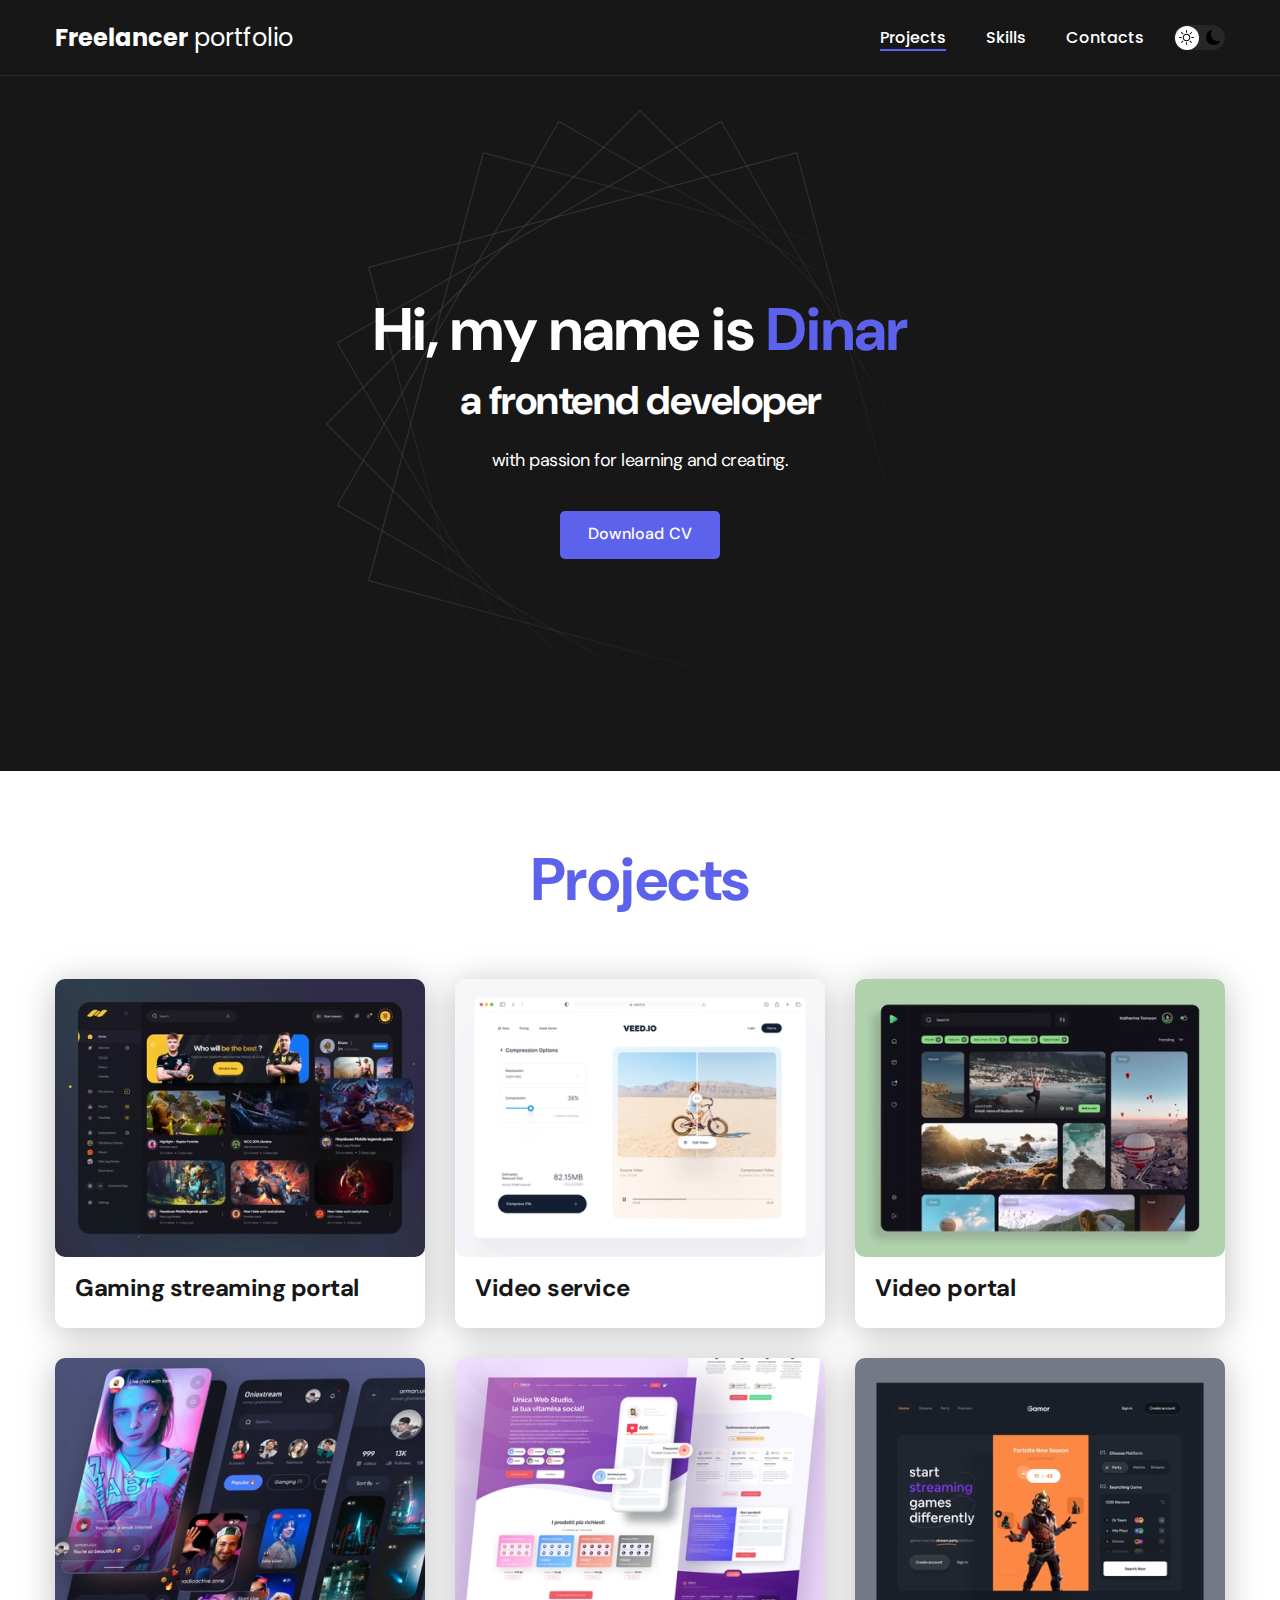
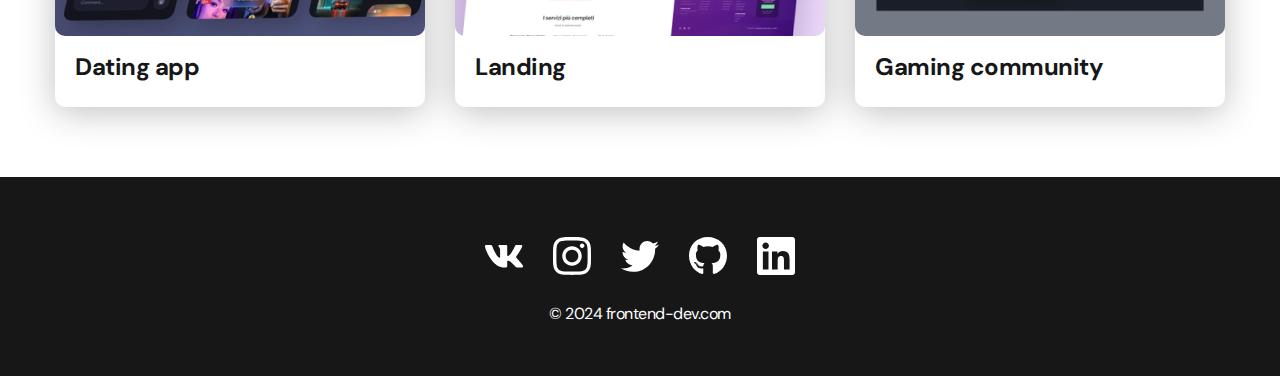
<file: index.html>
<!DOCTYPE html>
<html lang="en">
  <head>
    <meta charset="UTF-8" />
    <meta name="viewport" content="width=device-width, initial-scale=1.0" />
    <title>Freelancer portfolio</title>
    <link rel="stylesheet" href="./css/main.css" />
  </head>
  <body>
    <nav class="nav">
      <div class="container">
        <div class="nav-row">
          <a href="./index.html" class="logo"
            ><strong>Freelancer</strong> portfolio</a
          >
          
          <button class="dark-mode-btn">
            <img
              class="dark-mode-btn__icon"
              src="./img/icons/daymode.svg"
              alt="daymode"
            />
            <img
              class="dark-mode-btn__icon"
              src="./img/icons/nightmode.svg"
              alt="nightmode"
            />
          </button>
          

          <ul class="nav-list">
            <li class="nav-list__item">
              <a
                class="nav-list__link nav-list__link--active"
                href="./index.html"
                >Projects</a
              >
            </li>
            <li class="nav-list__item">
              <a class="nav-list__link" href="./skills.html">Skills</a>
            </li>
            <li class="nav-list__item">
              <a class="nav-list__link" href="./contacts.html">Contacts</a>
            </li>
          </ul>
        </div>
      </div>
    </nav>

    <header class="header">
      <div class="header__wrapper">
        <h1 class="header__title">
          <strong>Hi, my name is <em>Dinar</em></strong
          ><br />
          a frontend developer
        </h1>
        <div class="header__text">
          <p>with passion for learning and creating.</p>
        </div>
        <a class="btn" href="#!">Download CV</a>
      </div>
    </header>

    <main class="section">
      <div class="container">
        <h2 class="title-1">Projects</h2>
        <ul class="projects">
          <li class="project">
            <a href="project-page.html">
              <img
                class="project__img"
                src="img/projects/01.jpg"
                alt="Gaming streaming portal"
              />
              <h3 class="project__title">Gaming streaming portal</h3></a
            >
          </li>

          <li class="project">
            <a href="#">
              <img
                class="project__img"
                src="img/projects/02.jpg"
                alt="Video service"
              />
              <h3 class="project__title">Video service</h3>
            </a>
          </li>

          <li class="project">
            <a href="#">
              <img
                class="project__img"
                src="img/projects/03.jpg"
                alt="Video portal"
              />
              <h3 class="project__title">Video portal</h3>
            </a>
          </li>

          <li class="project">
            <a href="#">
              <img
                class="project__img"
                src="img/projects/04.jpg"
                alt="Dating app"
              />
              <h3 class="project__title">Dating app</h3>
            </a>
          </li>

          <li class="project">
            <a href="#">
              <img
                class="project__img"
                src="img/projects/05.jpg"
                alt="Landing"
              />
              <h3 class="project__title">Landing</h3>
            </a>
          </li>

          <li class="project">
            <a href="#">
              <img
                class="project__img"
                src="img/projects/06.jpg"
                alt="GGaming community"
              />
              <h3 class="project__title">Gaming community</h3>
            </a>
          </li>
        </ul>
      </div>
    </main>

    <footer class="footer">
      <div class="container">
        <div class="footer__wrapper">
          <ul class="social">
            <li class="social__item">
              <a href="#"><img src="./img/icons/vk.svg" alt="link" /></a>
            </li>
            <li class="social__item">
              <a href="#"><img src="./img/icons/instagram.svg" alt="link" /></a>
            </li>
            <li class="social__item">
              <a href="#"><img src="./img/icons/twitter.svg" alt="link" /></a>
            </li>
            <li class="social__item">
              <a href="#"><img src="./img/icons/gitHub.svg" alt="link" /></a>
            </li>
            <li class="social__item">
              <a href="#"><img src="./img/icons/linkedIn.svg" alt="link" /></a>
            </li>
          </ul>
          <div class="copyright">
            <p>© 2024 frontend-dev.com</p>
          </div>
        </div>
      </div>
    </footer>

    <script src="./main.js"></script>
  </body>
</html>
</file>
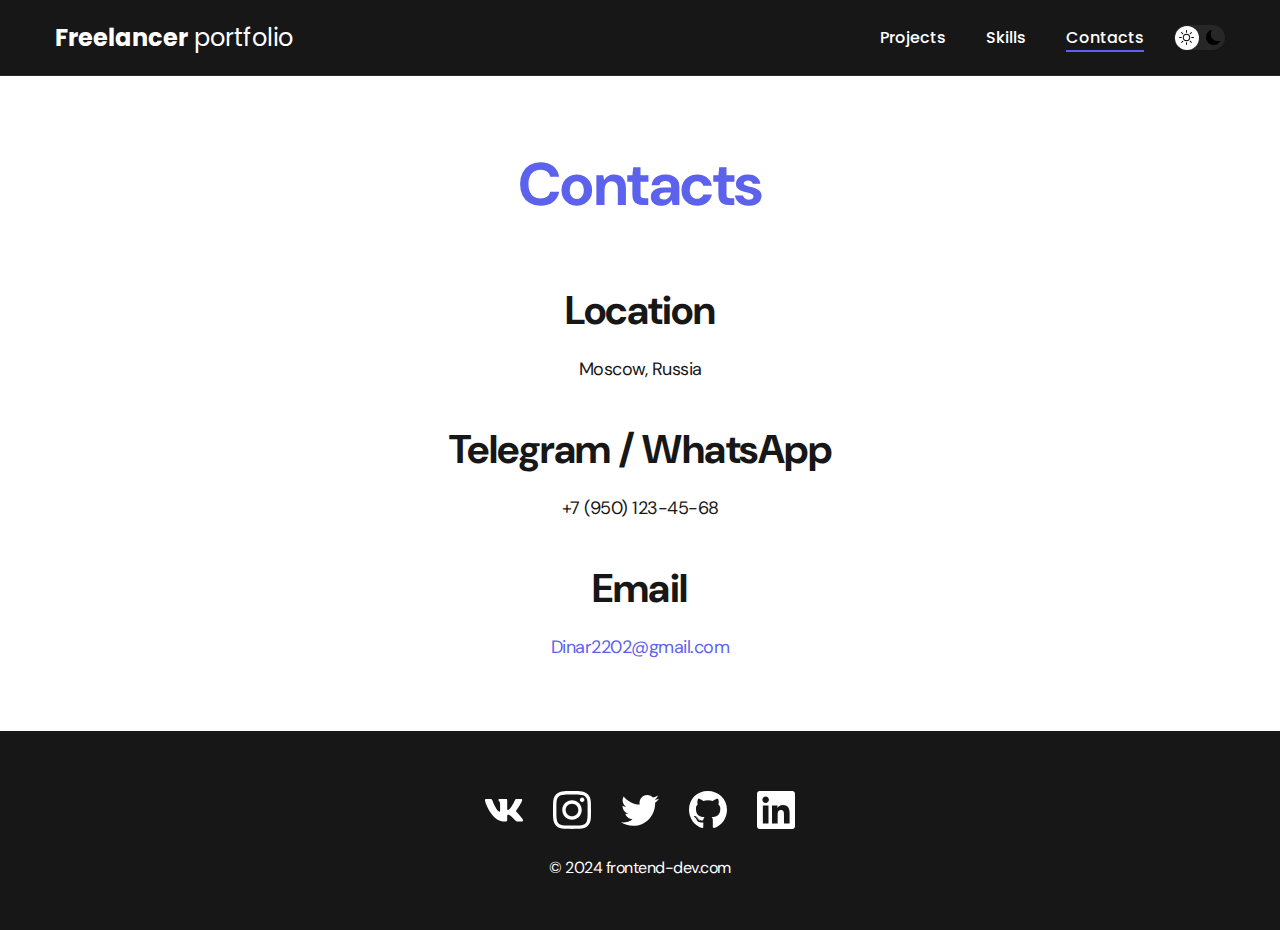
<file: contacts.html>
<!DOCTYPE html>
<html lang="en">
  <head>
    <meta charset="UTF-8" />
    <meta name="viewport" content="width=device-width, initial-scale=1.0" />
    <title>Freelancer portfolio</title>
    <link rel="stylesheet" href="./css/main.css" />
  </head>
  <body>
    <nav class="nav">
      <div class="container">
        <div class="nav-row">
          <a href="./index.html" class="logo"
            ><strong>Freelancer</strong> portfolio</a
          >

          <button class="dark-mode-btn">
            <img
              class="dark-mode-btn__icon"
              src="./img/icons/daymode.svg"
              alt="daymode"
            />
            <img
              class="dark-mode-btn__icon"
              src="./img/icons/nightmode.svg"
              alt="nightmode"
            />
          </button>
          <ul class="nav-list">
            <li class="nav-list__item">
              <a class="nav-list__link" href="./index.html">Projects</a>
            </li>
            <li class="nav-list__item">
              <a class="nav-list__link" href="./skills.html">Skills</a>
            </li>
            <li class="nav-list__item nav-list__link--active">
              <a class="nav-list__link" href="./contacts.html">Contacts</a>
            </li>
          </ul>
        </div>
      </div>
    </nav>

    <main class="section">
      <div class="container">
        <h1 class="title-1">Contacts</h1>

        <ul class="content-list">
          <li class="content-list__item">
            <h2 class="title-2">Location</h2>
            <p>Moscow, Russia</p>
          </li>
          <li class="content-list__item">
            <h2 class="title-2">Telegram / WhatsApp</h2>
            <p>+7 (950) 123-45-68</p>
          </li>
          <li class="content-list__item">
            <h2 class="title-2">Email</h2>
            <p>
              <a href="mailto:Dinar2202@gmail.com">Dinar2202@gmail.com</a>
            </p>
          </li>
        </ul>
      </div>
    </main>

    <footer class="footer">
      <div class="container">
        <div class="footer__wrapper">
          <ul class="social">
            <li class="social__item">
              <a href="#"><img src="./img/icons/vk.svg" alt="link" /></a>
            </li>
            <li class="social__item">
              <a href="#"><img src="./img/icons/instagram.svg" alt="link" /></a>
            </li>
            <li class="social__item">
              <a href="#"><img src="./img/icons/twitter.svg" alt="link" /></a>
            </li>
            <li class="social__item">
              <a href="#"><img src="./img/icons/gitHub.svg" alt="link" /></a>
            </li>
            <li class="social__item">
              <a href="#"><img src="./img/icons/linkedIn.svg" alt="link" /></a>
            </li>
          </ul>
          <div class="copyright">
            <p>© 2024 frontend-dev.com</p>
          </div>
        </div>
      </div>
    </footer>
    <script src="./main.js"></script>
  </body>
</html>
</file>
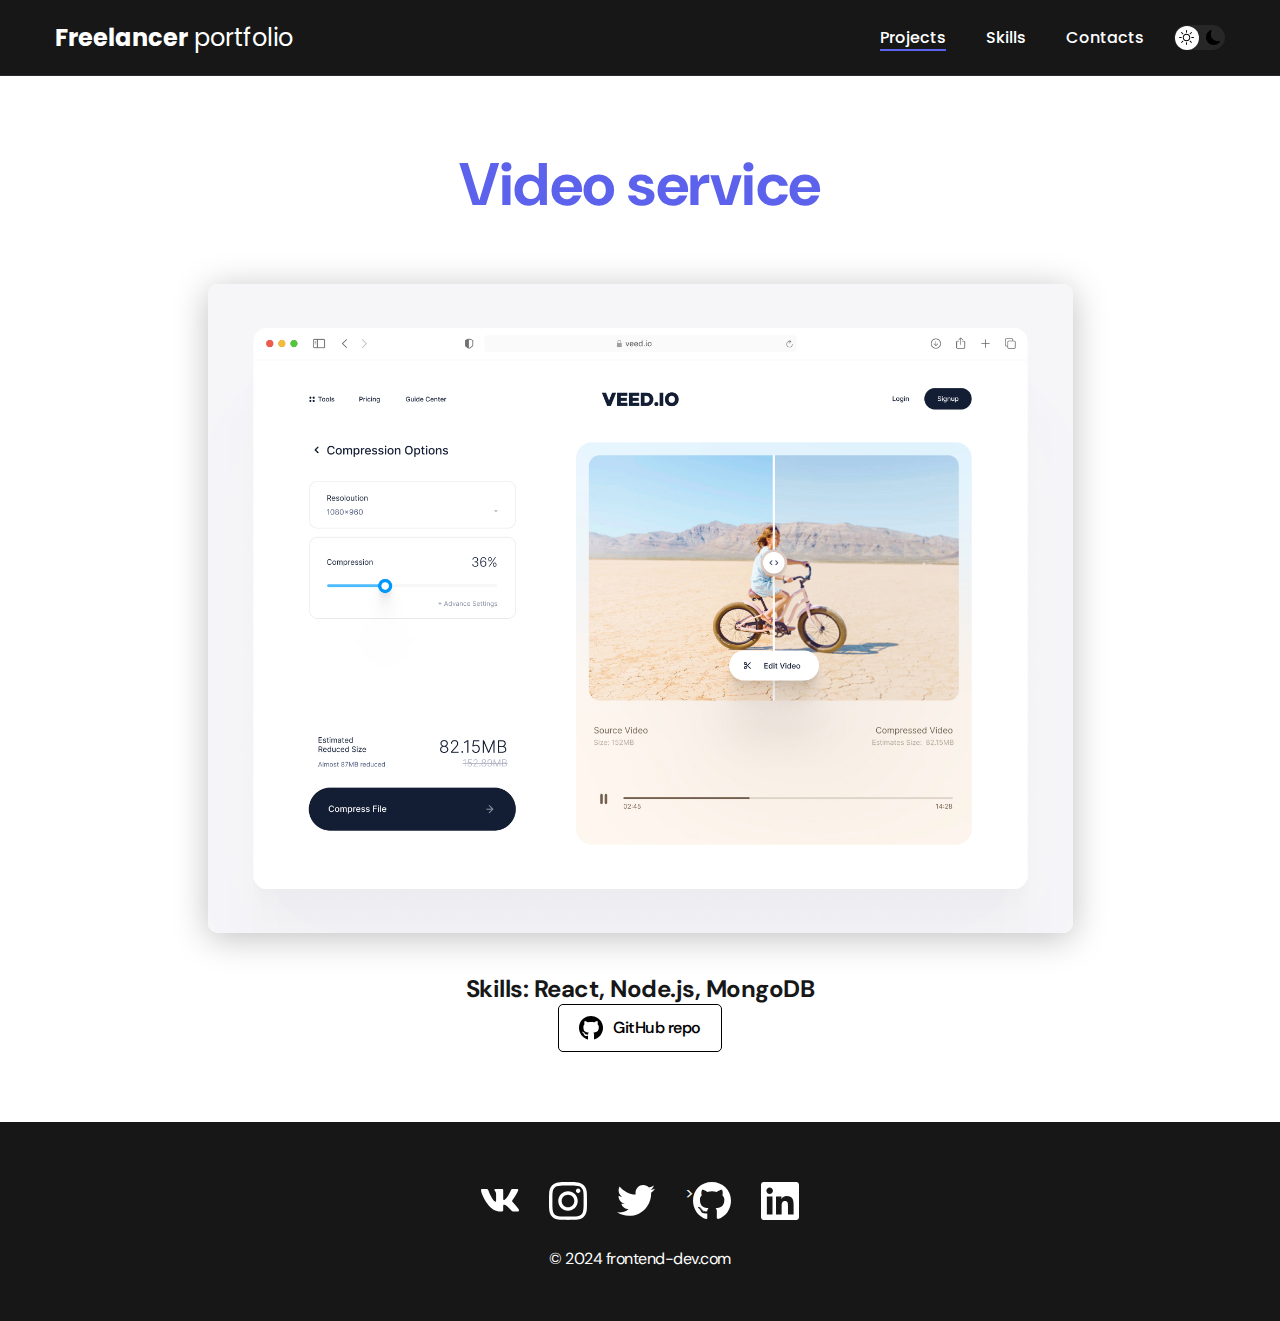
<file: project-page.html>
<!DOCTYPE html>
<html lang="en">
  <head>
    <meta charset="UTF-8" />
    <meta name="viewport" content="width=device-width, initial-scale=1.0" />
    <title>Freelancer portfolio</title>
    <link rel="stylesheet" href="./css/main.css" />
  </head>
  <body>
    <nav class="nav">
      <div class="container">
        <div class="nav-row">
          <a href="./index.html" class="logo"
            ><strong>Freelancer</strong> portfolio</a
          >
          <button class="dark-mode-btn">
            <img
              class="dark-mode-btn__icon"
              src="./img/icons/daymode.svg"
              alt="daymode"
            />
            <img
              class="dark-mode-btn__icon"
              src="./img/icons/nightmode.svg"
              alt="nightmode"
            />
          </button>
          <ul class="nav-list">
            <li class="nav-list__item">
              <a
                class="nav-list__link nav-list__link--active"
                href="./index.html"
                >Projects</a
              >
            </li>
            <li class="nav-list__item">
              <a class="nav-list__link" href="./skills.html">Skills</a>
            </li>
            <li class="nav-list__item">
              <a class="nav-list__link" href="./contacts.html">Contacts</a>
            </li>
          </ul>
        </div>
      </div>
    </nav>

    <main class="section">
      <div class="container">
        <div class="project-details">
          <h1 class="title-1">Video service</h1>

          <img
            class="project-details_cover"
            src="./img/projects/02-big.jpg"
            alt="Video service"
          />

          <div class="project-details__desc">
            <p>Skills: React, Node.js, MongoDB</p>
          </div>
          <a class="btn-outline" href="#">
            <img src="./img/icons/gitHub2.svg" alt="github" />
            GitHub repo
          </a>
        </div>
      </div>
    </main>

    <footer class="footer">
      <div class="container">
        <div class="footer__wrapper">
          <ul class="social">
            <li class="social__item">
              <a href="#"><img src="./img/icons/vk.svg" alt="link" /></a>
            </li>
            <li class="social__item">
              <a href="#"><img src="./img/icons/instagram.svg" alt="link" /></a>
            </li>
            <li class="social__item">
              <a href="#"><img src="./img/icons/twitter.svg" alt="link" /></a>
            </li>
            <li class="social__item">
              ><a href="#"><img src="./img/icons/gitHub.svg" alt="link" /></a>
            </li>
            <li class="social__item">
              <a href="#"><img src="./img/icons/linkedIn.svg" alt="link" /></a>
            </li>
          </ul>
          <div class="copyright">
            <p>© 2024 frontend-dev.com</p>
          </div>
        </div>
      </div>
    </footer>
    <script src="./main.js"></script>
  </body>
</html>
</file>
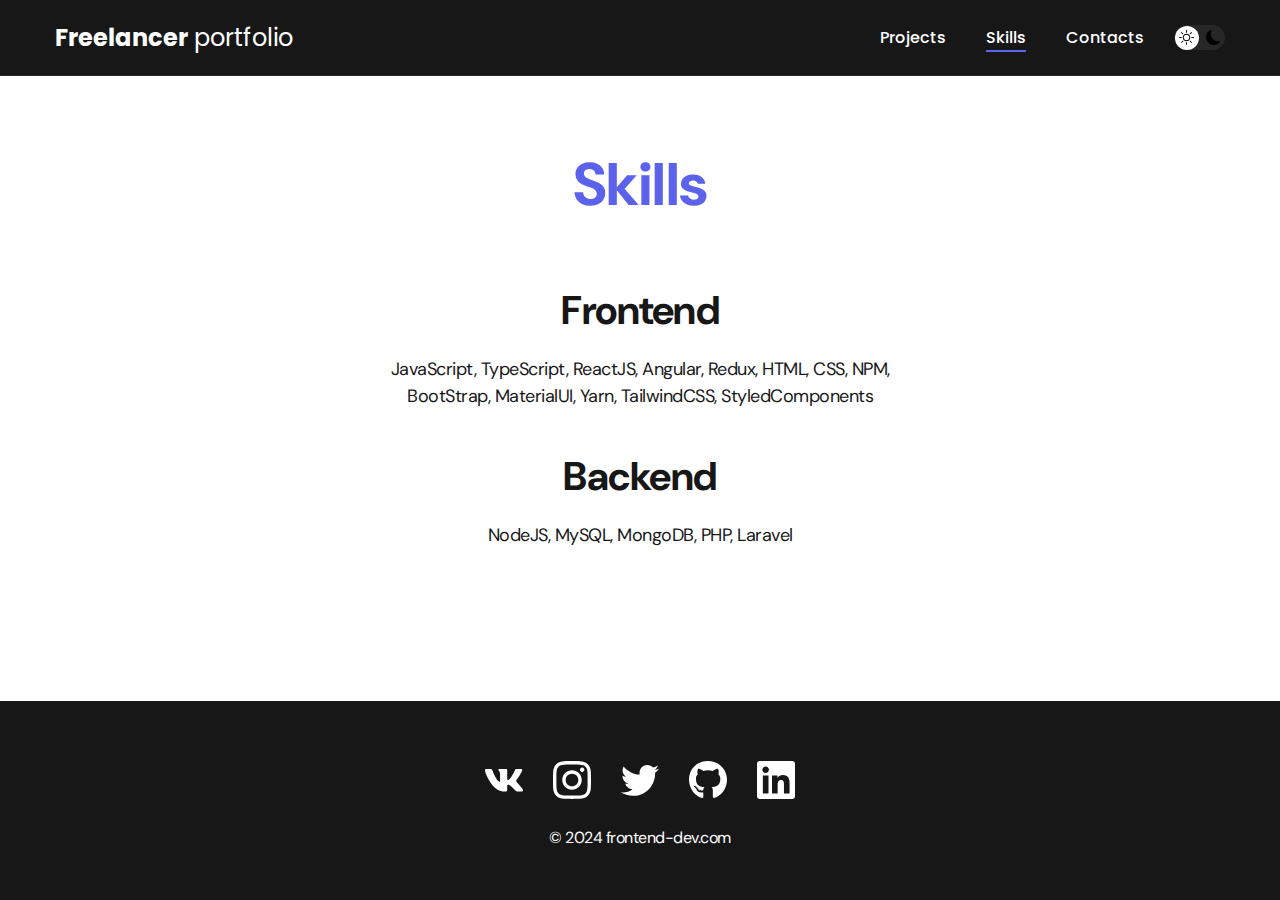
<file: skills.html>
<!DOCTYPE html>
<html lang="en">
  <head>
    <meta charset="UTF-8" />
    <meta name="viewport" content="width=device-width, initial-scale=1.0" />
    <title>Freelancer portfolio</title>
    <link rel="stylesheet" href="./css/main.css" />
  </head>
  <body>
    <nav class="nav">
      <div class="container">
        <div class="nav-row">
          <a href="./index.html" class="logo"
            ><strong>Freelancer</strong> portfolio</a
          >
          
          <button class="dark-mode-btn">
            <img
              class="dark-mode-btn__icon"
              src="./img/icons/daymode.svg"
              alt="daymode"
            />
            <img
              class="dark-mode-btn__icon"
              src="./img/icons/nightmode.svg"
              alt="nightmode"
            />
          </button>
          <ul class="nav-list">
            <li class="nav-list__item">
              <a class="nav-list__link" href="./index.html">Projects</a>
            </li>
            <li class="nav-list__item nav-list__link--active">
              <a class="nav-list__link" href="./skills.html">Skills</a>
            </li>
            <li class="nav-list__item">
              <a class="nav-list__link" href="./contacts.html">Contacts</a>
            </li>
          </ul>
        </div>
      </div>
    </nav>

    <main class="section">
      <div class="container">
        <h1 class="title-1">Skills</h1>

        <ul class="content-list">
          <li class="content-list__item">
            <h2 class="title-2">Frontend</h2>
            <p>
              JavaScript, TypeScript, ReactJS, Angular, Redux, HTML, CSS, NPM,
              BootStrap, MaterialUI, Yarn, TailwindCSS, StyledComponents
            </p>
          </li>
          <li class="content-list__item">
            <h2 class="title-2">Backend</h2>
            <p>NodeJS, MySQL, MongoDB, PHP, Laravel</p>
          </li>
        </ul>
      </div>
    </main>

    <footer class="footer">
      <div class="container">
        <div class="footer__wrapper">
          <ul class="social">
            <li class="social__item">
              <a href="#"><img src="./img/icons/vk.svg" alt="link" /></a>
            </li>
            <li class="social__item">
              <a href="#"><img src="./img/icons/instagram.svg" alt="link" /></a>
            </li>
            <li class="social__item">
              <a href="#"><img src="./img/icons/twitter.svg" alt="link" /></a>
            </li>
            <li class="social__item">
              <a href="#"><img src="./img/icons/gitHub.svg" alt="link" /></a>
            </li>
            <li class="social__item">
              <a href="#"><img src="./img/icons/linkedIn.svg" alt="link" /></a>
            </li>
          </ul>
          <div class="copyright">
            <p>© 2024 frontend-dev.com</p>
          </div>
        </div>
      </div>
    </footer>
    <script src="./main.js"></script>
  </body>
</html>
</file>
<file: css/main.css>
@import "../css/reset.css";
@import url("https://fonts.googleapis.com/css2?family=DM+Sans:ital,opsz@0,9..40;1,9..40&family=Poppins:wght@400;500;700&display=swap");

/* font-family: "Poppins", serif; */

/* font-family: "DM Sans", sans-serif; */

/* * {
  border: 1px solid red;
} */

:root {
  --blackpure: #000;
  --black: #171718;
  --black-border: #26292d;
  --white: #fff;
  --purple: #5c62ec;

  --text-color: var(--black);
  --dark-bg: var(--black);
  --dark-border: var(--black-border);
  --header-text: var(--white);
  --accent: var(--purple);

  /* Light mode */

  --page-bg: var(--white);
  --text-color: var(--black);

  --title-1: var(--accent);

  --project-card-bg: var(--white);
  --project-card-text: var(--black);
  --box-shadow: 0px 5px 35px rgba(0, 0, 0, 0.25);
}

.dark {
  /* Dark mode  */

  --page-bg: #252526;
  --text-color: var(--white);
  --title-1: #fff;

  --project-card-bg: var(--black);
  --project-card-text: var(--white);
  --box-shadow: 0px 5px 35px rgba(0, 0, 0, 0.8);
}

html,
body {
  display: flex;
  flex-direction: column;
  min-height: 100vh;

  font-family: "DM Sans", sans-serif;
  letter-spacing: -0.5px;

  /* Light mode  */
  background-color: var(--page-bg);
  color: var(--text-color);
}

/* General  */

.container {
  margin: 0 auto;
  padding: 0 15px;
  max-width: 1200px;
}

.none {
  display: none !important;
}

.section {
  padding: 70px 0;
}

.title-1 {
  margin-bottom: 60px;
  font-size: 60px;
  font-weight: 700;
  line-height: 1.3;
  color: var(--title-1);
  text-align: center;
}

.title-2 {
  margin-bottom: 20px;

  font-size: 40px;
  font-weight: 700;
  color: var(--text-color);
  line-height: 1.3;
}

/* Nav  */

.nav {
  padding: 20px 0;
  border-bottom: 1px solid var(--dark-border);
  background-color: var(--dark-bg);
  color: var(--header-text);
  letter-spacing: normal;
}

.nav-row {
  display: flex;
  justify-content: flex-end;
  align-items: center;
  column-gap: 30px;
  row-gap: 20px;
  flex-wrap: wrap;
}

.logo {
  margin-right: auto;
  color: var(--header-text);
  font-size: 24px;
  font-family: "Poppins", serif;
}

.logo strong {
  font-weight: 700;
}

.nav-list {
  display: flex;
  align-items: center;
  column-gap: 40px;
  font-size: 16px;
  font-weight: 500;
  font-family: "Poppins", serif;
}

.nav-list__link {
  color: var(--header-text);
  transition: opacity 0.2s ease-in;
}

.nav-list__link:hover {
  opacity: 0.8;
}

.nav-list__link--active {
  position: relative;
}

.nav-list__link--active::before {
  content: "";
  position: absolute;
  left: 0;
  top: 100%;

  display: block;
  height: 2px;
  width: 100%;
  background-color: var(--accent);
}

/* Dark mode btn  */

.dark-mode-btn {
  order: 1;

  position: relative;
  display: flex;
  justify-content: space-between;

  width: 51px;
  height: 25px;
  padding: 5px;
  border-radius: 50px;

  background-color: #272727;
}

.dark-mode-btn::before {
  content: "";

  position: absolute;
  top: 1px;
  left: 1px;

  display: block;
  width: 24px;
  height: 24px;
  border-radius: 50%;

  background-color: var(--white);

  transition: left 0.2s ease-in;
}

.dark-mode-btn--active::before {
  left: 26px;
}

.dark-mode-btn__icon {
  position: relative;
  z-index: 9;
}

/* Header  */

.header {
  padding: 40px 0;
  min-height: 695px;

  display: flex;
  justify-content: center;
  align-items: center;

  background-color: var(--dark-bg);
  background-image: url(/img/Abstract.png);
  background-repeat: no-repeat;
  background-size: auto;
  background-position: center center;

  color: var(--header-text);
  text-align: center;
}

.header__wrapper {
  padding: 0 15px;
  max-width: 660px;
}

.header__title {
  margin-bottom: 20px;
  font-size: 40px;
  font-weight: 700;
  line-height: 1.4;
}

.header__title strong {
  font-size: 60px;
  font-weight: 700;
}

.header em {
  font-style: normal;
  color: var(--accent);
}

.header__text {
  margin-bottom: 40px;
  font-size: 18px;
  line-height: 1.333;
}

.header__text p + p {
  margin-top: 0.5em;
}

/* Button */

.btn {
  display: inline-block;
  height: 48px;
  padding: 12px 28px;

  border-radius: 5px;
  background-color: var(--accent);
  color: var(--white);
  letter-spacing: 0.15px;
  font-size: 16px;
  font-weight: 500;
  transition: opacity 0.2s ease-in;
}

.btn:hover {
  opacity: 0.8;
}

.btn:active {
  position: relative;
  top: 1.5px;
}

/* Btn Outline  */

.btn-outline {
  display: flex;
  column-gap: 10px;
  align-items: center;

  height: 48px;
  padding: 12px 20px;

  border-radius: 5px;
  border: 1px solid var(--blackpure);
  color: var(--blackpure);
  background-color: var(--white);

  font-size: 16px;
  font-weight: 550;

  transition: opacity 0.2s ease-in;
}

.btn-outline:hover {
  opacity: 0.8;
  background-color: #ebecfd;
}

.btn-outline:active {
  position: relative;
  top: 1.5px;
}

/* Projects  */

.projects {
  display: flex;
  justify-content: center;
  flex-wrap: wrap;
  column-gap: 30px;
  row-gap: 30px;
}
.project {
  max-width: 370px;
  background-color: var(--project-card-bg);
  box-shadow: var(--box-shadow);
  border-radius: 10px;
}
.project__img {
  border-radius: 10px;
}
.project__title {
  padding: 15px 20px 25px;
  font-weight: 700;
  font-size: 24px;
  line-height: 1.3;
  color: var(--project-card-text);
}

/* Project details  */

.project-details {
  margin: 0 auto;
  max-width: 865px;

  display: flex;
  flex-direction: column;
  align-items: center;
  text-align: center;
}

.project-details_cover {
  max-width: 100%;
  margin-bottom: 40px;
  border-radius: 10px;
  box-shadow: var(--box-shadow);
}
.project-details__desc {
  font-size: 24px;
  font-weight: 700;
  line-height: 1.3;
}

/* Content list */

.content-list {
  margin: 0 auto;
  max-width: 570px;
  display: flex;
  flex-direction: column;
  row-gap: 40px;
  align-items: center;
  text-align: center;
}
.content-list__item {
  font-size: 18px;
  line-height: 1.5;
}

.content-list__item p + p {
  margin-top: 0.5em;
}

.content-list a {
  color: var(--accent);
}

/* Footer  */

.footer {
  margin-top: auto;
  padding: 60px 0 50px;
  background-color: var(--dark-bg);
  color: var(--header-text);
}

.footer__wrapper {
  display: flex;
  flex-direction: column;
  align-items: center;
  row-gap: 27px;
}

.social {
  display: flex;
  column-gap: 30px;
  align-items: center;
}

.copyright {
  font-size: 16px;
  line-height: 1.5;
}

.copyright p + p {
  margin-top: 0.5em;
}

@media (max-width: 620px) {
  .nav-row {
    justify-content: space-between;
  }

  .dark-mode-btn {
    order: 0;
  }

  .header__title {
    font-size: 30px;
  }

  .header__title strong {
    font-size: 40px;
  }

  .section {
    padding: 40px 0;
  }

  .title-1 {
    margin-bottom: 30px;
    font-size: 40px;
  }

  .title-2 {
    margin-bottom: 10px;
    font-size: 30px;
  }

  .project__title {
    font-size: 22px;
  }

  .footer {
    padding: 40px 0 30px;
  }

  .footer__wrapper {
    row-gap: 20px;
  }

  .social {
    column-gap: 20px;
  }

  .social__item {
    width: 28px;
  }

  .content-list {
    row-gap: 20px;
  }

  .content-list__item {
    font-size: 16px;
  }
}
</file>
